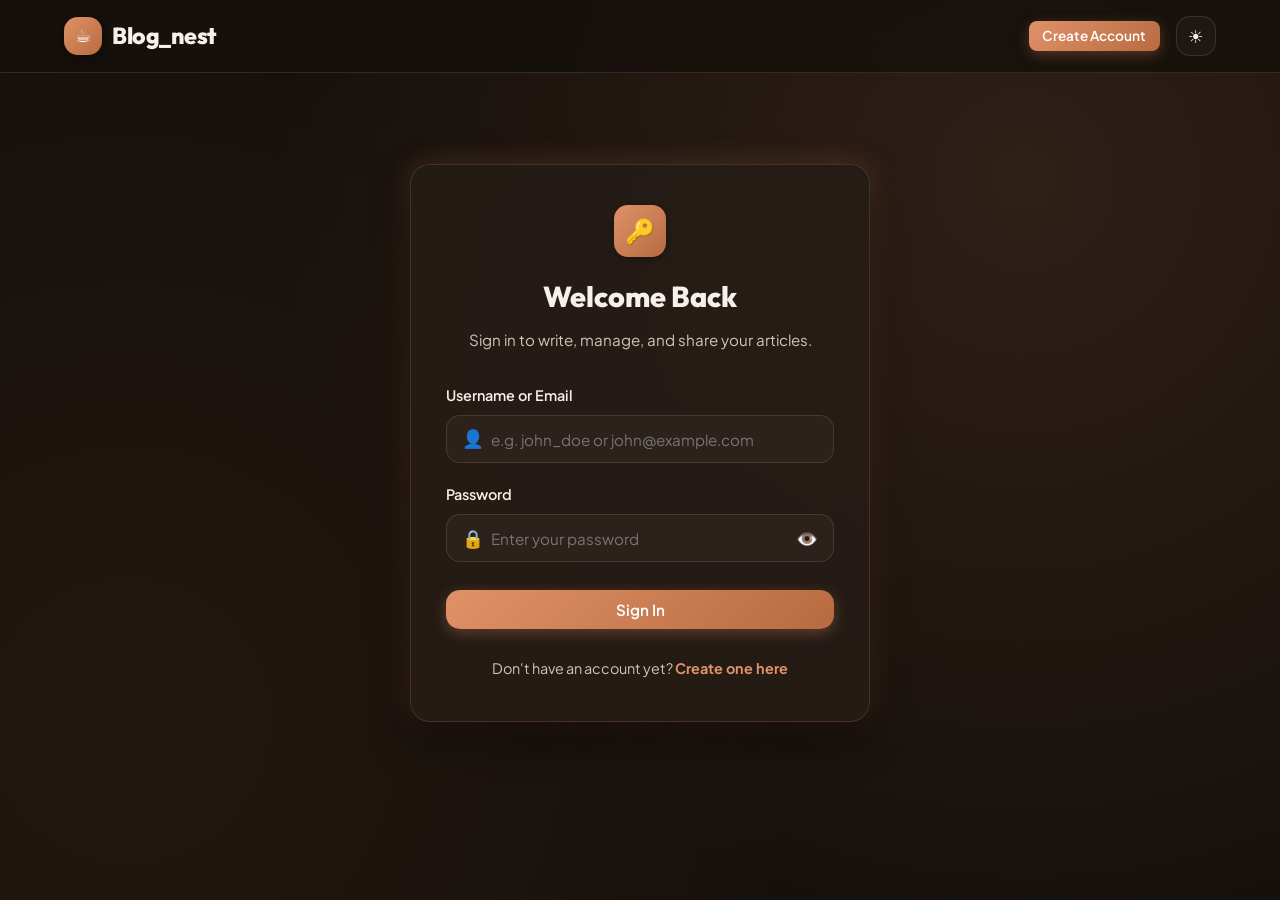
<file: public/login.html>
<!DOCTYPE html>
<html lang="en" data-theme="dark">
<head>
  <meta charset="UTF-8">
  <meta name="viewport" content="width=device-width, initial-scale=1.0">
  <meta name="description" content="Sign in to your Blog_nest author account.">
  <title>Sign In — Blog_nest</title>
  
  <!-- CSS Stylesheets -->
  <link rel="stylesheet" href="css/style.css">
</head>
<body>

  <!-- Site Header & Sticky Navbar -->
  <header class="site-header">
    <div class="container navbar">
      <a href="index.html" class="logo-brand">
        <div class="logo-icon">☕</div>
        <span>Blog_nest</span>
      </a>

      <div class="nav-actions">
        <a href="register.html" class="btn btn-primary btn-sm">Create Account</a>
        <button id="theme-toggle-btn" class="theme-toggle-btn" aria-label="Toggle theme">🌙</button>
      </div>
    </div>
  </header>

  <!-- Login Form Wrapper -->
  <main class="container auth-wrapper">
    <div class="auth-card">
      <div class="auth-header">
        <div class="auth-icon-badge">🔑</div>
        <h1 class="auth-title">Welcome Back</h1>
        <p class="auth-subtitle">Sign in to write, manage, and share your articles.</p>
      </div>

      <div id="auth-alert"></div>

      <form id="login-form">
        <div class="form-group">
          <label class="form-label" for="identifier">Username or Email</label>
          <div class="input-with-icon">
            <span class="input-icon">👤</span>
            <input 
              type="text" 
              id="identifier" 
              class="form-input" 
              placeholder="e.g. john_doe or john@example.com" 
              required 
              autocomplete="username"
            >
          </div>
        </div>

        <div class="form-group">
          <label class="form-label" for="password">Password</label>
          <div class="input-with-icon">
            <span class="input-icon">🔒</span>
            <input 
              type="password" 
              id="password" 
              class="form-input" 
              placeholder="Enter your password" 
              required 
              autocomplete="current-password"
            >
            <button type="button" class="password-toggle-btn" data-target="password" aria-label="Toggle password visibility">👁️</button>
          </div>
        </div>

        <button type="submit" id="login-submit-btn" class="btn btn-primary" style="width: 100%; margin-top: 0.5rem;">
          <span>Sign In</span>
        </button>
      </form>

      <div class="auth-footer">
        Don't have an account yet? <a href="register.html">Create one here</a>
      </div>
    </div>
  </main>

  <!-- Toast Container -->
  <div id="toast-container" class="toast-container"></div>

  <!-- Scripts -->
  <script src="js/auth.js"></script>
</body>
</html>
</file>
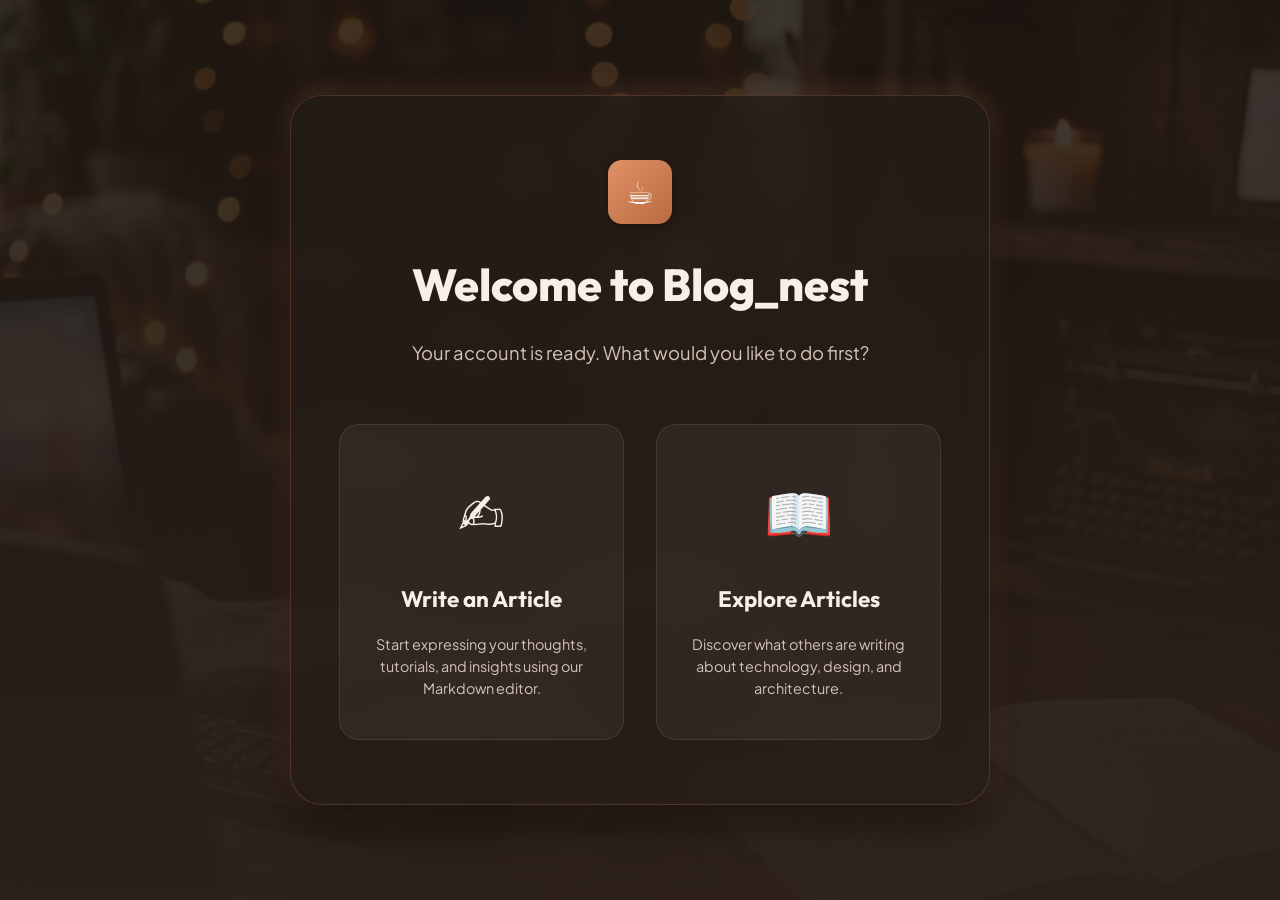
<file: public/onboarding.html>
<!DOCTYPE html>
<html lang="en" data-theme="dark">
<head>
  <meta charset="UTF-8">
  <meta name="viewport" content="width=device-width, initial-scale=1.0">
  <meta name="description" content="Welcome to Blog_nest!">
  <title>Welcome — Blog_nest</title>
  
  <link rel="stylesheet" href="css/style.css">
  
  <style>
    .onboarding-container {
      min-height: 100vh;
      display: flex;
      flex-direction: column;
      align-items: center;
      justify-content: center;
      padding: 2rem;
      background-image: linear-gradient(to bottom, rgba(31, 23, 18, 0.85), rgba(44, 33, 26, 0.98)), url('images/hero_bg.jpg');
      background-size: cover;
      background-position: center;
      color: #F6EFEA;
    }

    .onboarding-card {
      background: rgba(38, 29, 23, 0.7);
      backdrop-filter: blur(16px);
      -webkit-backdrop-filter: blur(16px);
      border: 1px solid rgba(224, 145, 103, 0.2);
      border-radius: var(--radius-xl);
      padding: 4rem 3rem;
      max-width: 700px;
      width: 100%;
      text-align: center;
      box-shadow: var(--shadow-lg), var(--shadow-glow);
    }

    .onboarding-title {
      font-family: var(--font-heading);
      font-size: 2.8rem;
      margin-bottom: 1rem;
      font-weight: 800;
    }

    .onboarding-subtitle {
      font-size: 1.15rem;
      color: var(--text-secondary);
      margin-bottom: 3.5rem;
    }

    .options-grid {
      display: grid;
      grid-template-columns: 1fr 1fr;
      gap: 2rem;
    }

    .option-card {
      background: rgba(255, 255, 255, 0.05);
      border: 1px solid rgba(224, 145, 103, 0.15);
      border-radius: var(--radius-lg);
      padding: 2.5rem 1.5rem;
      transition: all var(--transition-normal);
      display: flex;
      flex-direction: column;
      align-items: center;
      gap: 1rem;
      cursor: pointer;
      text-decoration: none;
      color: #F6EFEA;
    }

    .option-card:hover {
      background: rgba(224, 145, 103, 0.1);
      border-color: var(--accent-primary);
      transform: translateY(-5px);
      box-shadow: var(--shadow-md);
    }

    .option-icon {
      font-size: 3.5rem;
      margin-bottom: 0.5rem;
    }

    .option-title {
      font-family: var(--font-heading);
      font-size: 1.4rem;
      font-weight: 700;
    }

    .option-desc {
      font-size: 0.9rem;
      color: var(--text-secondary);
      line-height: 1.5;
    }
    
    @media (max-width: 768px) {
      .options-grid {
        grid-template-columns: 1fr;
      }
    }
  </style>
</head>
<body>

  <div class="onboarding-container">
    <div class="onboarding-card">
      <div class="logo-icon" style="margin: 0 auto 1.5rem; width: 64px; height: 64px; font-size: 2rem;">☕</div>
      <h1 class="onboarding-title">Welcome to Blog_nest</h1>
      <p class="onboarding-subtitle">Your account is ready. What would you like to do first?</p>

      <div class="options-grid">
        <a href="editor.html" class="option-card">
          <div class="option-icon">✍️</div>
          <div class="option-title">Write an Article</div>
          <div class="option-desc">Start expressing your thoughts, tutorials, and insights using our Markdown editor.</div>
        </a>

        <a href="index.html" class="option-card">
          <div class="option-icon">📖</div>
          <div class="option-title">Explore Articles</div>
          <div class="option-desc">Discover what others are writing about technology, design, and architecture.</div>
        </a>
      </div>
    </div>
  </div>

  <script src="js/auth.js"></script>
</body>
</html>
</file>
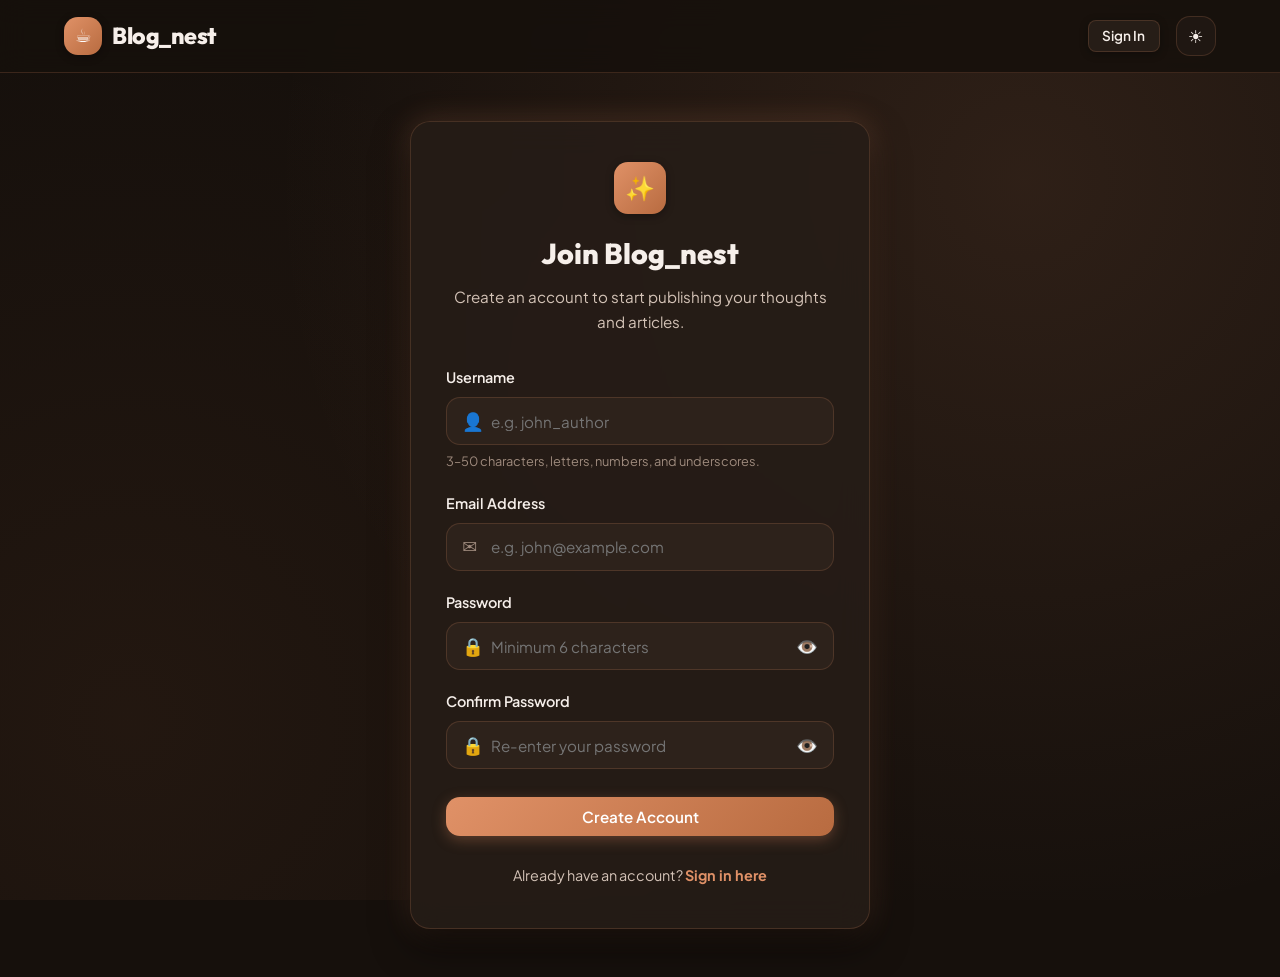
<file: public/register.html>
<!DOCTYPE html>
<html lang="en" data-theme="dark">
<head>
  <meta charset="UTF-8">
  <meta name="viewport" content="width=device-width, initial-scale=1.0">
  <meta name="description" content="Create your author account on Blog_nest.">
  <title>Create Account — Blog_nest</title>
  
  <!-- CSS Stylesheets -->
  <link rel="stylesheet" href="css/style.css">
</head>
<body>

  <!-- Site Header & Sticky Navbar -->
  <header class="site-header">
    <div class="container navbar">
      <a href="index.html" class="logo-brand">
        <div class="logo-icon">☕</div>
        <span>Blog_nest</span>
      </a>

      <div class="nav-actions">
        <a href="login.html" class="btn btn-secondary btn-sm">Sign In</a>
        <button id="theme-toggle-btn" class="theme-toggle-btn" aria-label="Toggle theme">🌙</button>
      </div>
    </div>
  </header>

  <!-- Register Form Wrapper -->
  <main class="container auth-wrapper">
    <div class="auth-card">
      <div class="auth-header">
        <div class="auth-icon-badge">✨</div>
        <h1 class="auth-title">Join Blog_nest</h1>
        <p class="auth-subtitle">Create an account to start publishing your thoughts and articles.</p>
      </div>

      <div id="auth-alert"></div>

      <form id="register-form">
        <div class="form-group">
          <label class="form-label" for="username">Username</label>
          <div class="input-with-icon">
            <span class="input-icon">👤</span>
            <input 
              type="text" 
              id="username" 
              class="form-input" 
              placeholder="e.g. john_author" 
              required 
              minlength="3" 
              maxlength="50"
              autocomplete="username"
            >
          </div>
          <div class="form-hint">3–50 characters, letters, numbers, and underscores.</div>
        </div>

        <div class="form-group">
          <label class="form-label" for="email">Email Address</label>
          <div class="input-with-icon">
            <span class="input-icon">✉️</span>
            <input 
              type="email" 
              id="email" 
              class="form-input" 
              placeholder="e.g. john@example.com" 
              required 
              autocomplete="email"
            >
          </div>
        </div>

        <div class="form-group">
          <label class="form-label" for="password">Password</label>
          <div class="input-with-icon">
            <span class="input-icon">🔒</span>
            <input 
              type="password" 
              id="password" 
              class="form-input" 
              placeholder="Minimum 6 characters" 
              required 
              minlength="6"
              autocomplete="new-password"
            >
            <button type="button" class="password-toggle-btn" data-target="password" aria-label="Toggle password visibility">👁️</button>
          </div>
        </div>

        <div class="form-group">
          <label class="form-label" for="confirm_password">Confirm Password</label>
          <div class="input-with-icon">
            <span class="input-icon">🔒</span>
            <input 
              type="password" 
              id="confirm_password" 
              class="form-input" 
              placeholder="Re-enter your password" 
              required 
              minlength="6"
              autocomplete="new-password"
            >
            <button type="button" class="password-toggle-btn" data-target="confirm_password" aria-label="Toggle password visibility">👁️</button>
          </div>
        </div>

        <button type="submit" id="register-submit-btn" class="btn btn-primary" style="width: 100%; margin-top: 0.5rem;">
          <span>Create Account</span>
        </button>
      </form>

      <div class="auth-footer">
        Already have an account? <a href="login.html">Sign in here</a>
      </div>
    </div>
  </main>

  <!-- Toast Container -->
  <div id="toast-container" class="toast-container"></div>

  <!-- Scripts -->
  <script src="js/auth.js"></script>
</body>
</html>
</file>
<file: public/css/style.css>
/* ==========================================================================
   Blog_nest - Aesthetic Brown & Mocha Modern Design System
   ========================================================================== */

@import url('https://fonts.googleapis.com/css2?family=JetBrains+Mono:wght@400;500;600&family=Outfit:wght@500;600;700;800&family=Plus+Jakarta+Sans:ital,wght@0,300;0,400;0,500;0,600;0,700;1,400&display=swap');

/* --- CSS Variables & Color Themes --- */
:root {
  /* Light Theme (Warm Cream Latte & Rich Caramel) */
  --bg-primary: #1F1712;
  --bg-secondary: #2C211A;
  --bg-surface: #382A22;
  --bg-card: rgba(56, 42, 34, 0.88);
  --bg-glass: rgba(31, 23, 18, 0.85);
  --bg-input: #382A22;
  
  --text-primary: #F6EFEA;
  --text-secondary: #D4C3B7;
  --text-muted: #9E8A7D;
  --text-inverse: #1F1712;

  --accent-primary: #D4885E;
  --accent-hover: #E29578;
  --accent-light: rgba(212, 136, 94, 0.15);
  --accent-dark: #A85D34;
  --accent-gradient: linear-gradient(135deg, #E29578 0%, #B86B40 100%);
  --hero-gradient: radial-gradient(circle at 80% 20%, rgba(212, 136, 94, 0.15) 0%, transparent 60%),
                   radial-gradient(circle at 10% 80%, rgba(168, 93, 52, 0.08) 0%, transparent 50%);

  --border-color: rgba(212, 136, 94, 0.2);
  --border-hover: rgba(212, 136, 94, 0.4);
  --border-focus: #E29578;

  --badge-bg: #4A3326;
  --badge-text: #F3C68F;

  --danger-primary: #E74C3C;
  --danger-light: rgba(231, 76, 60, 0.2);
  --success-primary: #2ECC71;
  --success-light: rgba(46, 204, 113, 0.2);

  --shadow-sm: 0 2px 8px rgba(0, 0, 0, 0.2);
  --shadow-md: 0 8px 24px rgba(0, 0, 0, 0.35);
  --shadow-lg: 0 16px 36px rgba(0, 0, 0, 0.5);
  --shadow-glow: 0 0 25px rgba(212, 136, 94, 0.2);

  --radius-sm: 8px;
  --radius-md: 14px;
  --radius-lg: 20px;
  --radius-xl: 32px;
  --radius-full: 9999px;

  --font-sans: 'Plus Jakarta Sans', system-ui, -apple-system, sans-serif;
  --font-heading: 'Outfit', var(--font-sans);
  --font-mono: 'JetBrains Mono', monospace;

  --transition-fast: 0.15s ease;
  --transition-normal: 0.25s cubic-bezier(0.16, 1, 0.3, 1);
  --transition-slow: 0.4s cubic-bezier(0.16, 1, 0.3, 1);
}

/* Dark Theme (Deep Espresso & Roasted Mocha) */
[data-theme="dark"] {
  --bg-primary: #16100C;
  --bg-secondary: #1F1712;
  --bg-surface: #261D17;
  --bg-card: rgba(38, 29, 23, 0.88);
  --bg-glass: rgba(22, 16, 12, 0.88);
  --bg-input: #2D221B;

  --text-primary: #F6EFEA;
  --text-secondary: #D4C3B7;
  --text-muted: #9E8A7D;
  --text-inverse: #16100C;

  --accent-primary: #E09167;
  --accent-hover: #EEA680;
  --accent-light: rgba(224, 145, 103, 0.15);
  --accent-dark: #C87D55;
  --accent-gradient: linear-gradient(135deg, #E09167 0%, #B86B40 100%);
  --hero-gradient: radial-gradient(circle at 80% 20%, rgba(224, 145, 103, 0.12) 0%, transparent 60%),
                   radial-gradient(circle at 10% 80%, rgba(184, 107, 64, 0.08) 0%, transparent 50%);

  --border-color: rgba(224, 145, 103, 0.18);
  --border-hover: rgba(224, 145, 103, 0.4);
  --border-focus: #E09167;

  --badge-bg: #35261E;
  --badge-text: #E5A885;

  --danger-primary: #E74C3C;
  --danger-light: rgba(231, 76, 60, 0.2);
  --success-primary: #2ECC71;
  --success-light: rgba(46, 204, 113, 0.2);

  --shadow-sm: 0 2px 8px rgba(0, 0, 0, 0.3);
  --shadow-md: 0 8px 24px rgba(0, 0, 0, 0.45);
  --shadow-lg: 0 16px 36px rgba(0, 0, 0, 0.6);
  --shadow-glow: 0 0 30px rgba(224, 145, 103, 0.25);
}

/* --- Base & Reset --- */
*, *::before, *::after {
  box-sizing: border-box;
  margin: 0;
  padding: 0;
}

html {
  font-size: 16px;
  scroll-behavior: smooth;
}

body {
  font-family: var(--font-sans);
  background-color: var(--bg-primary);
  background-image: var(--hero-gradient);
  background-attachment: fixed;
  color: var(--text-primary);
  min-height: 100vh;
  display: flex;
  flex-direction: column;
  line-height: 1.65;
  transition: background-color var(--transition-normal), color var(--transition-normal);
  -webkit-font-smoothing: antialiased;
}

a {
  color: var(--accent-primary);
  text-decoration: none;
  transition: color var(--transition-fast);
}

a:hover {
  color: var(--accent-hover);
}

img {
  max-width: 100%;
  height: auto;
  display: block;
}

button, input, textarea, select {
  font-family: inherit;
  font-size: inherit;
  color: inherit;
}

/* --- Layout Container --- */
.container {
  width: 100%;
  max-width: 1200px;
  margin: 0 auto;
  padding: 0 1.5rem;
}

.container-narrow {
  max-width: 820px;
}

.container-wide {
  max-width: 1360px;
}

/* --- Header & Navigation Bar --- */
.site-header {
  position: sticky;
  top: 0;
  z-index: 1000;
  background-color: var(--bg-glass);
  backdrop-filter: blur(14px);
  -webkit-backdrop-filter: blur(14px);
  border-bottom: 1px solid var(--border-color);
  transition: all var(--transition-normal);
}

.navbar {
  display: flex;
  align-items: center;
  justify-content: space-between;
  height: 72px;
}

.logo-brand {
  display: flex;
  align-items: center;
  gap: 0.65rem;
  font-family: var(--font-heading);
  font-size: 1.45rem;
  font-weight: 800;
  color: var(--text-primary);
  letter-spacing: -0.5px;
}

.logo-icon {
  width: 38px;
  height: 38px;
  background: var(--accent-gradient);
  color: #FFFFFF;
  display: flex;
  align-items: center;
  justify-content: center;
  border-radius: var(--radius-md);
  box-shadow: var(--shadow-sm);
  font-size: 1.15rem;
}

.nav-actions {
  display: flex;
  align-items: center;
  gap: 1rem;
}

.nav-link {
  font-weight: 500;
  color: var(--text-secondary);
  padding: 0.5rem 0.85rem;
  border-radius: var(--radius-sm);
  transition: all var(--transition-fast);
}

.nav-link:hover {
  color: var(--text-primary);
  background-color: var(--accent-light);
}

/* User Menu & Profile Badge */
.user-menu {
  display: flex;
  align-items: center;
  gap: 0.75rem;
}

.user-badge {
  display: flex;
  align-items: center;
  gap: 0.5rem;
  background: var(--bg-secondary);
  border: 1px solid var(--border-color);
  padding: 0.35rem 0.85rem 0.35rem 0.5rem;
  border-radius: var(--radius-full);
  font-size: 0.9rem;
  font-weight: 600;
}

.avatar-circle {
  width: 28px;
  height: 28px;
  border-radius: 50%;
  background: var(--accent-primary);
  color: #FFFFFF;
  display: flex;
  align-items: center;
  justify-content: center;
  font-size: 0.85rem;
  font-weight: 700;
  text-transform: uppercase;
}

/* Theme Toggle Button */
.theme-toggle-btn {
  background: var(--bg-secondary);
  border: 1px solid var(--border-color);
  color: var(--text-primary);
  width: 40px;
  height: 40px;
  border-radius: var(--radius-md);
  cursor: pointer;
  display: flex;
  align-items: center;
  justify-content: center;
  transition: all var(--transition-fast);
  font-size: 1.1rem;
}

.theme-toggle-btn:hover {
  background: var(--accent-light);
  border-color: var(--border-hover);
  transform: translateY(-1px);
}

/* --- Buttons --- */
.btn {
  display: inline-flex;
  align-items: center;
  justify-content: center;
  gap: 0.5rem;
  padding: 0.65rem 1.35rem;
  border-radius: var(--radius-md);
  font-weight: 600;
  font-size: 0.95rem;
  cursor: pointer;
  border: none;
  transition: all var(--transition-normal);
  text-decoration: none;
  line-height: 1.2;
}

.btn-primary {
  background: var(--accent-gradient);
  color: #FFFFFF;
  box-shadow: 0 4px 14px rgba(200, 125, 85, 0.35);
}

.btn-primary:hover {
  color: #FFFFFF;
  transform: translateY(-2px);
  box-shadow: 0 6px 20px rgba(200, 125, 85, 0.45);
}

.btn-secondary {
  background: var(--bg-surface);
  color: var(--text-primary);
  border: 1px solid var(--border-color);
  box-shadow: var(--shadow-sm);
}

.btn-secondary:hover {
  background: var(--bg-secondary);
  border-color: var(--border-hover);
  color: var(--text-primary);
  transform: translateY(-1px);
}

.btn-outline {
  background: transparent;
  color: var(--text-secondary);
  border: 1px solid var(--border-color);
}

.btn-outline:hover {
  background: var(--accent-light);
  color: var(--accent-dark);
  border-color: var(--accent-primary);
}

.btn-danger {
  background: var(--danger-primary);
  color: #FFFFFF;
}

.btn-danger:hover {
  background: #A93226;
  transform: translateY(-1px);
}

.btn-danger-outline {
  background: transparent;
  color: var(--danger-primary);
  border: 1px solid var(--danger-primary);
}

.btn-danger-outline:hover {
  background: var(--danger-light);
}

.btn-sm {
  padding: 0.4rem 0.85rem;
  font-size: 0.85rem;
  border-radius: var(--radius-sm);
}

.btn-lg {
  padding: 0.85rem 1.85rem;
  font-size: 1.05rem;
  border-radius: var(--radius-lg);
}

.btn-icon {
  width: 38px;
  height: 38px;
  padding: 0;
  border-radius: var(--radius-sm);
}

.btn:disabled {
  opacity: 0.6;
  cursor: not-allowed;
  transform: none !important;
}

/* --- Hero Section --- */
.hero-section {
  padding: 6.5rem 2rem 5rem;
  text-align: center;
  position: relative;
  border-radius: var(--radius-xl);
  background-image: linear-gradient(to bottom, rgba(31, 23, 18, 0.75), rgba(44, 33, 26, 0.95)), url('../images/hero_bg.jpg');
  background-size: cover;
  background-position: center;
  background-attachment: fixed;
  color: #F6EFEA;
  box-shadow: var(--shadow-lg);
  border: 1px solid var(--border-color);
  margin-top: 1.5rem;
  overflow: hidden;
}

.hero-section .hero-title {
  color: #F6EFEA;
}

.hero-section .hero-subtitle {
  color: #D4C3B7;
}

.hero-pill {
  display: inline-flex;
  align-items: center;
  gap: 0.4rem;
  background: var(--badge-bg);
  color: var(--badge-text);
  padding: 0.35rem 0.95rem;
  border-radius: var(--radius-full);
  font-size: 0.85rem;
  font-weight: 600;
  margin-bottom: 1.25rem;
  border: 1px solid var(--border-color);
}

.hero-title {
  font-family: var(--font-heading);
  font-size: clamp(2.2rem, 5vw, 3.6rem);
  font-weight: 800;
  line-height: 1.15;
  letter-spacing: -1px;
  margin-bottom: 1rem;
  color: var(--text-primary);
}

.hero-title-highlight {
  background: var(--accent-gradient);
  -webkit-background-clip: text;
  -webkit-text-fill-color: transparent;
  display: inline-block;
}

.hero-subtitle {
  font-size: 1.15rem;
  color: var(--text-secondary);
  max-width: 620px;
  margin: 0 auto 2.25rem;
}

.hero-actions {
  display: flex;
  align-items: center;
  justify-content: center;
  gap: 1rem;
  margin-bottom: 2.25rem;
  flex-wrap: wrap;
}

.owner-pill {
  display: inline-flex;
  align-items: center;
  font-size: 0.7rem;
  background: var(--accent-light);
  color: var(--accent-dark);
  padding: 2px 8px;
  border-radius: var(--radius-full);
  font-weight: 600;
  border: 1px solid rgba(200, 125, 85, 0.25);
}

/* --- Search & Filter Bar --- */
.filter-bar {
  margin: 1.5rem auto 3rem;
  max-width: 780px;
  display: flex;
  flex-direction: column;
  gap: 1.25rem;
}

.search-box-wrapper {
  position: relative;
  display: flex;
  align-items: center;
  width: 100%;
}

.search-icon {
  position: absolute;
  left: 1.25rem;
  color: var(--text-muted);
  font-size: 1.1rem;
  pointer-events: none;
}

.search-input {
  width: 100%;
  padding: 1rem 3rem 1rem 3.2rem;
  border-radius: var(--radius-full);
  background: var(--bg-surface);
  border: 1px solid var(--border-color);
  box-shadow: var(--shadow-md);
  font-size: 1rem;
  color: var(--text-primary);
  transition: all var(--transition-normal);
}

.search-input:focus {
  outline: none;
  border-color: var(--border-focus);
  box-shadow: var(--shadow-glow), var(--shadow-md);
}

.search-clear-btn {
  position: absolute;
  right: 1.25rem;
  background: transparent;
  border: none;
  color: var(--text-muted);
  cursor: pointer;
  font-size: 1.2rem;
  display: none;
}

.search-clear-btn.visible {
  display: block;
}

/* Tag Chips */
.tag-chips {
  display: flex;
  align-items: center;
  justify-content: center;
  flex-wrap: wrap;
  gap: 0.5rem;
}

.tag-chip {
  background: var(--bg-surface);
  color: var(--text-secondary);
  border: 1px solid var(--border-color);
  padding: 0.35rem 0.95rem;
  border-radius: var(--radius-full);
  font-size: 0.85rem;
  font-weight: 500;
  cursor: pointer;
  transition: all var(--transition-fast);
}

.tag-chip:hover {
  border-color: var(--accent-primary);
  color: var(--accent-primary);
}

.tag-chip.active {
  background: var(--accent-primary);
  color: #FFFFFF;
  border-color: var(--accent-primary);
}

/* --- Blog Post Card Grid --- */
.posts-grid {
  display: grid;
  grid-template-columns: repeat(auto-fill, minmax(340px, 1fr));
  gap: 2rem;
  margin-bottom: 4rem;
}

.post-card {
  background: var(--bg-card);
  backdrop-filter: blur(10px);
  border: 1px solid var(--border-color);
  border-radius: var(--radius-lg);
  overflow: hidden;
  display: flex;
  flex-direction: column;
  transition: all var(--transition-normal);
  box-shadow: var(--shadow-sm);
  position: relative;
}

.post-card:hover {
  transform: translateY(-6px);
  border-color: var(--border-hover);
  box-shadow: var(--shadow-lg), var(--shadow-glow);
}

.card-cover {
  height: 190px;
  background: var(--bg-secondary);
  position: relative;
  overflow: hidden;
  display: flex;
  align-items: center;
  justify-content: center;
}

.card-cover-pattern {
  width: 100%;
  height: 100%;
  background: linear-gradient(135deg, rgba(200, 125, 85, 0.25) 0%, rgba(143, 76, 39, 0.35) 100%);
  display: flex;
  align-items: center;
  justify-content: center;
  color: var(--accent-dark);
  font-size: 3rem;
  opacity: 0.85;
}

.card-category-badge {
  position: absolute;
  top: 1rem;
  left: 1rem;
  background: rgba(22, 16, 12, 0.75);
  backdrop-filter: blur(8px);
  color: #FAF6F0;
  padding: 0.25rem 0.75rem;
  border-radius: var(--radius-full);
  font-size: 0.75rem;
  font-weight: 600;
  letter-spacing: 0.5px;
  text-transform: uppercase;
}

.card-reading-time {
  position: absolute;
  bottom: 0.85rem;
  right: 1rem;
  background: rgba(255, 255, 255, 0.85);
  backdrop-filter: blur(8px);
  color: #2C1E18;
  padding: 0.2rem 0.65rem;
  border-radius: var(--radius-sm);
  font-size: 0.75rem;
  font-weight: 600;
}

[data-theme="dark"] .card-reading-time {
  background: rgba(22, 16, 12, 0.85);
  color: #F6EFEA;
}

.card-body {
  padding: 1.5rem;
  display: flex;
  flex-direction: column;
  flex-grow: 1;
}

.card-title {
  font-family: var(--font-heading);
  font-size: 1.25rem;
  font-weight: 700;
  line-height: 1.35;
  color: var(--text-primary);
  margin-bottom: 0.65rem;
}

.card-title a {
  color: inherit;
}

.card-title a:hover {
  color: var(--accent-primary);
}

.card-excerpt {
  color: var(--text-secondary);
  font-size: 0.92rem;
  line-height: 1.55;
  margin-bottom: 1.25rem;
  flex-grow: 1;
  display: -webkit-box;
  -webkit-line-clamp: 3;
  -webkit-box-orient: vertical;
  overflow: hidden;
}

.card-footer {
  display: flex;
  align-items: center;
  justify-content: space-between;
  padding-top: 1rem;
  border-top: 1px solid var(--border-color);
  font-size: 0.85rem;
  color: var(--text-muted);
}

.card-author {
  display: flex;
  align-items: center;
  gap: 0.5rem;
  font-weight: 600;
  color: var(--text-primary);
}

.card-author-avatar {
  width: 26px;
  height: 26px;
  border-radius: 50%;
  background: var(--accent-gradient);
  color: #FFFFFF;
  display: flex;
  align-items: center;
  justify-content: center;
  font-size: 0.75rem;
  font-weight: 700;
}

/* Empty State */
.empty-state {
  text-align: center;
  padding: 4rem 2rem;
  background: var(--bg-card);
  border-radius: var(--radius-lg);
  border: 1px dashed var(--border-color);
  margin: 2rem 0;
}

.empty-icon {
  font-size: 3rem;
  color: var(--accent-primary);
  margin-bottom: 1rem;
}

.empty-title {
  font-family: var(--font-heading);
  font-size: 1.4rem;
  font-weight: 700;
  color: var(--text-primary);
  margin-bottom: 0.5rem;
}

.empty-subtitle {
  color: var(--text-secondary);
  margin-bottom: 1.5rem;
}

/* --- Single Post Reader View (`post.html`) --- */
.reading-progress-bar {
  position: fixed;
  top: 0;
  left: 0;
  height: 4px;
  width: 0%;
  background: var(--accent-gradient);
  z-index: 1100;
  transition: width 0.1s linear;
}

.post-view-header {
  padding: 3rem 0 2rem;
  border-bottom: 1px solid var(--border-color);
  margin-bottom: 2.5rem;
}

.post-back-link {
  display: inline-flex;
  align-items: center;
  gap: 0.4rem;
  font-weight: 600;
  color: var(--text-secondary);
  margin-bottom: 1.5rem;
}

.post-back-link:hover {
  color: var(--accent-primary);
  transform: translateX(-3px);
}

.post-view-title {
  font-family: var(--font-heading);
  font-size: clamp(2rem, 4vw, 3rem);
  font-weight: 800;
  line-height: 1.2;
  letter-spacing: -0.5px;
  color: var(--text-primary);
  margin-bottom: 1.25rem;
}

.post-meta-row {
  display: flex;
  align-items: center;
  justify-content: space-between;
  flex-wrap: wrap;
  gap: 1rem;
}

.post-author-info {
  display: flex;
  align-items: center;
  gap: 0.75rem;
}

.post-author-avatar-lg {
  width: 44px;
  height: 44px;
  border-radius: 50%;
  background: var(--accent-gradient);
  color: #FFFFFF;
  display: flex;
  align-items: center;
  justify-content: center;
  font-size: 1.15rem;
  font-weight: 700;
  box-shadow: var(--shadow-sm);
}

.post-author-name {
  font-weight: 700;
  color: var(--text-primary);
  font-size: 1rem;
}

.post-date-row {
  font-size: 0.85rem;
  color: var(--text-muted);
}

/* Author Action Bar */
.author-action-bar {
  display: flex;
  align-items: center;
  gap: 0.75rem;
}

/* --- Markdown Rendered Content Typography --- */
.article-content {
  font-size: 1.125rem;
  line-height: 1.8;
  color: var(--text-primary);
  margin-bottom: 3.5rem;
}

.article-content h1,
.article-content h2,
.article-content h3,
.article-content h4 {
  font-family: var(--font-heading);
  font-weight: 700;
  color: var(--text-primary);
  margin-top: 2.2rem;
  margin-bottom: 1rem;
  line-height: 1.3;
}

.article-content h1 { font-size: 2rem; }
.article-content h2 { font-size: 1.65rem; border-bottom: 1px solid var(--border-color); padding-bottom: 0.4rem; }
.article-content h3 { font-size: 1.35rem; }

.article-content p {
  margin-bottom: 1.4rem;
}

.article-content strong {
  font-weight: 700;
  color: var(--text-primary);
}

.article-content em {
  font-style: italic;
}

.article-content ul,
.article-content ol {
  margin-bottom: 1.4rem;
  padding-left: 1.75rem;
}

.article-content li {
  margin-bottom: 0.4rem;
}

.article-content blockquote {
  border-left: 4px solid var(--accent-primary);
  background: var(--bg-secondary);
  padding: 1rem 1.4rem;
  margin: 1.5rem 0;
  border-radius: 0 var(--radius-md) var(--radius-md) 0;
  font-style: italic;
  color: var(--text-secondary);
}

.article-content blockquote p:last-child {
  margin-bottom: 0;
}

.article-content code {
  font-family: var(--font-mono);
  font-size: 0.9em;
  background: var(--bg-secondary);
  color: var(--accent-dark);
  padding: 0.2rem 0.45rem;
  border-radius: var(--radius-sm);
  border: 1px solid var(--border-color);
}

[data-theme="dark"] .article-content code {
  color: var(--accent-primary);
}

.article-content pre {
  background: #1E1713;
  color: #F3ECE2;
  border: 1px solid var(--border-color);
  padding: 1.25rem;
  border-radius: var(--radius-md);
  overflow-x: auto;
  margin: 1.5rem 0;
  position: relative;
}

.article-content pre code {
  background: transparent;
  color: inherit;
  padding: 0;
  border: none;
  font-size: 0.92rem;
  line-height: 1.5;
}

.code-block-wrapper {
  position: relative;
  margin: 1.5rem 0;
}

.code-copy-btn {
  position: absolute;
  top: 0.65rem;
  right: 0.65rem;
  background: rgba(255, 255, 255, 0.15);
  border: 1px solid rgba(255, 255, 255, 0.2);
  color: #FFFFFF;
  padding: 0.25rem 0.65rem;
  border-radius: var(--radius-sm);
  font-size: 0.75rem;
  font-family: var(--font-sans);
  cursor: pointer;
  transition: all var(--transition-fast);
}

.code-copy-btn:hover {
  background: var(--accent-primary);
}

.article-content table {
  width: 100%;
  border-collapse: collapse;
  margin: 1.5rem 0;
  background: var(--bg-surface);
  border-radius: var(--radius-md);
  overflow: hidden;
  border: 1px solid var(--border-color);
}

.article-content th,
.article-content td {
  padding: 0.85rem 1rem;
  border: 1px solid var(--border-color);
  text-align: left;
}

.article-content th {
  background: var(--bg-secondary);
  font-weight: 700;
}

.article-content img {
  border-radius: var(--radius-md);
  margin: 1.5rem auto;
  box-shadow: var(--shadow-md);
}

.article-content hr {
  border: none;
  border-top: 1px solid var(--border-color);
  margin: 2rem 0;
}

/* Post Author Bio Card */
.post-author-card {
  background: var(--bg-card);
  border: 1px solid var(--border-color);
  border-radius: var(--radius-lg);
  padding: 2rem;
  display: flex;
  align-items: center;
  gap: 1.5rem;
  margin-top: 3rem;
  box-shadow: var(--shadow-sm);
}

.author-bio-title {
  font-family: var(--font-heading);
  font-size: 1.15rem;
  font-weight: 700;
  margin-bottom: 0.25rem;
}

.author-bio-sub {
  color: var(--text-secondary);
  font-size: 0.9rem;
}

/* --- Editor View (`editor.html`) --- */
.editor-layout {
  padding: 2rem 0 4rem;
}

.editor-header-bar {
  display: flex;
  align-items: center;
  justify-content: space-between;
  margin-bottom: 1.5rem;
  flex-wrap: wrap;
  gap: 1rem;
}

.editor-page-title {
  font-family: var(--font-heading);
  font-size: 1.75rem;
  font-weight: 800;
  color: var(--text-primary);
}

.editor-form-group {
  margin-bottom: 1.25rem;
}

.title-input-wrapper {
  position: relative;
}

.editor-title-input {
  width: 100%;
  padding: 1rem 1.25rem;
  font-family: var(--font-heading);
  font-size: 1.4rem;
  font-weight: 700;
  border-radius: var(--radius-md);
  background: var(--bg-surface);
  border: 1px solid var(--border-color);
  color: var(--text-primary);
  box-shadow: var(--shadow-sm);
  transition: all var(--transition-fast);
}

.editor-title-input:focus {
  outline: none;
  border-color: var(--border-focus);
  box-shadow: var(--shadow-glow);
}

/* Toolbar */
.editor-toolbar {
  background: var(--bg-surface);
  border: 1px solid var(--border-color);
  border-radius: var(--radius-md) var(--radius-md) 0 0;
  padding: 0.5rem 0.75rem;
  display: flex;
  align-items: center;
  flex-wrap: wrap;
  gap: 0.35rem;
}

.toolbar-btn {
  background: transparent;
  border: 1px solid transparent;
  color: var(--text-secondary);
  padding: 0.35rem 0.65rem;
  border-radius: var(--radius-sm);
  cursor: pointer;
  font-weight: 600;
  font-size: 0.85rem;
  transition: all var(--transition-fast);
}

.toolbar-btn:hover {
  background: var(--accent-light);
  color: var(--accent-dark);
  border-color: var(--border-color);
}

.toolbar-divider {
  width: 1px;
  height: 20px;
  background: var(--border-color);
  margin: 0 0.3rem;
}

/* Split Pane Editor */
.editor-split-container {
  display: grid;
  grid-template-columns: 1fr 1fr;
  gap: 0;
  border: 1px solid var(--border-color);
  border-top: none;
  border-radius: 0 0 var(--radius-md) var(--radius-md);
  background: var(--bg-surface);
  min-height: 480px;
  overflow: hidden;
  box-shadow: var(--shadow-md);
}

.editor-textarea {
  width: 100%;
  height: 100%;
  min-height: 480px;
  padding: 1.25rem;
  font-family: var(--font-mono);
  font-size: 0.95rem;
  line-height: 1.6;
  border: none;
  resize: vertical;
  background: var(--bg-surface);
  color: var(--text-primary);
  outline: none;
  border-right: 1px solid var(--border-color);
}

.editor-preview-pane {
  padding: 1.25rem 1.75rem;
  height: 100%;
  min-height: 480px;
  overflow-y: auto;
  background: var(--bg-card);
}

.editor-preview-label {
  font-size: 0.75rem;
  font-weight: 700;
  letter-spacing: 0.5px;
  text-transform: uppercase;
  color: var(--text-muted);
  margin-bottom: 0.75rem;
  display: flex;
  align-items: center;
  justify-content: space-between;
}

/* Editor Stats Footer */
.editor-stats-footer {
  display: flex;
  align-items: center;
  justify-content: space-between;
  padding: 1rem 0;
  font-size: 0.85rem;
  color: var(--text-muted);
  flex-wrap: wrap;
  gap: 1rem;
}

.editor-stats-pills {
  display: flex;
  align-items: center;
  gap: 1rem;
}

/* --- Auth Forms (`login.html` & `register.html`) --- */
.auth-wrapper {
  min-height: calc(100vh - 160px);
  display: flex;
  align-items: center;
  justify-content: center;
  padding: 3rem 1.5rem;
}

.auth-card {
  width: 100%;
  max-width: 460px;
  background: var(--bg-card);
  backdrop-filter: blur(16px);
  border: 1px solid var(--border-color);
  border-radius: var(--radius-lg);
  padding: 2.5rem 2.2rem;
  box-shadow: var(--shadow-lg), var(--shadow-glow);
}

.auth-header {
  text-align: center;
  margin-bottom: 2rem;
}

.auth-icon-badge {
  width: 52px;
  height: 52px;
  border-radius: var(--radius-md);
  background: var(--accent-gradient);
  color: #FFFFFF;
  display: inline-flex;
  align-items: center;
  justify-content: center;
  font-size: 1.5rem;
  margin-bottom: 1rem;
  box-shadow: var(--shadow-sm);
}

.auth-title {
  font-family: var(--font-heading);
  font-size: 1.8rem;
  font-weight: 800;
  color: var(--text-primary);
  margin-bottom: 0.4rem;
}

.auth-subtitle {
  color: var(--text-secondary);
  font-size: 0.95rem;
}

.form-group {
  margin-bottom: 1.25rem;
}

.form-label {
  display: block;
  font-weight: 600;
  font-size: 0.9rem;
  color: var(--text-primary);
  margin-bottom: 0.45rem;
}

.input-with-icon {
  position: relative;
  display: flex;
  align-items: center;
}

.input-icon {
  position: absolute;
  left: 1rem;
  color: var(--text-muted);
  font-size: 1.1rem;
  pointer-events: none;
}

.form-input {
  width: 100%;
  padding: 0.85rem 1rem 0.85rem 2.75rem;
  border-radius: var(--radius-md);
  border: 1px solid var(--border-color);
  background: var(--bg-input);
  color: var(--text-primary);
  font-size: 0.95rem;
  transition: all var(--transition-fast);
}

.form-input:focus {
  outline: none;
  border-color: var(--border-focus);
  box-shadow: var(--shadow-glow);
}

.password-toggle-btn {
  position: absolute;
  right: 1rem;
  background: transparent;
  border: none;
  color: var(--text-muted);
  cursor: pointer;
  font-size: 1.1rem;
}

.password-toggle-btn:hover {
  color: var(--text-primary);
}

.form-hint {
  font-size: 0.8rem;
  color: var(--text-muted);
  margin-top: 0.35rem;
}

.auth-footer {
  text-align: center;
  margin-top: 1.75rem;
  font-size: 0.9rem;
  color: var(--text-secondary);
}

.auth-footer a {
  font-weight: 700;
}

/* --- Feedback Alerts & Toast System --- */
.alert-box {
  padding: 0.85rem 1.15rem;
  border-radius: var(--radius-md);
  font-size: 0.9rem;
  margin-bottom: 1.25rem;
  display: flex;
  align-items: flex-start;
  gap: 0.65rem;
}

.alert-danger {
  background: var(--danger-light);
  color: var(--danger-primary);
  border: 1px solid rgba(192, 57, 43, 0.3);
}

.alert-success {
  background: var(--success-light);
  color: var(--success-primary);
  border: 1px solid rgba(39, 174, 96, 0.3);
}

/* Toast Container */
.toast-container {
  position: fixed;
  bottom: 2rem;
  right: 2rem;
  z-index: 2000;
  display: flex;
  flex-direction: column;
  gap: 0.75rem;
  pointer-events: none;
}

.toast {
  pointer-events: auto;
  min-width: 300px;
  max-width: 420px;
  padding: 1rem 1.25rem;
  background: var(--bg-surface);
  border: 1px solid var(--border-color);
  border-radius: var(--radius-md);
  box-shadow: var(--shadow-lg);
  display: flex;
  align-items: center;
  gap: 0.75rem;
  color: var(--text-primary);
  font-size: 0.92rem;
  font-weight: 500;
  animation: slideInToast 0.3s cubic-bezier(0.16, 1, 0.3, 1) forwards;
  transition: all var(--transition-normal);
}

.toast.toast-success {
  border-left: 4px solid var(--success-primary);
}

.toast.toast-error {
  border-left: 4px solid var(--danger-primary);
}

.toast.toast-info {
  border-left: 4px solid var(--accent-primary);
}

@keyframes slideInToast {
  from {
    transform: translateX(100%);
    opacity: 0;
  }
  to {
    transform: translateX(0);
    opacity: 1;
  }
}

/* --- Confirmation Modal Dialog --- */
.modal-backdrop {
  position: fixed;
  inset: 0;
  background: rgba(22, 16, 12, 0.65);
  backdrop-filter: blur(8px);
  z-index: 1500;
  display: flex;
  align-items: center;
  justify-content: center;
  padding: 1.5rem;
  opacity: 0;
  visibility: hidden;
  transition: all var(--transition-normal);
}

.modal-backdrop.active {
  opacity: 1;
  visibility: visible;
}

.modal-dialog {
  background: var(--bg-surface);
  border: 1px solid var(--border-color);
  border-radius: var(--radius-lg);
  max-width: 460px;
  width: 100%;
  padding: 2rem;
  box-shadow: var(--shadow-lg);
  transform: scale(0.95);
  transition: all var(--transition-normal);
}

.modal-backdrop.active .modal-dialog {
  transform: scale(1);
}

.modal-icon-badge {
  width: 48px;
  height: 48px;
  border-radius: 50%;
  background: var(--danger-light);
  color: var(--danger-primary);
  display: flex;
  align-items: center;
  justify-content: center;
  font-size: 1.35rem;
  margin-bottom: 1rem;
}

.modal-title {
  font-family: var(--font-heading);
  font-size: 1.35rem;
  font-weight: 700;
  color: var(--text-primary);
  margin-bottom: 0.5rem;
}

.modal-body {
  color: var(--text-secondary);
  font-size: 0.95rem;
  margin-bottom: 1.75rem;
}

.modal-actions {
  display: flex;
  align-items: center;
  justify-content: flex-end;
  gap: 0.75rem;
}

/* --- Skeleton Loading Shimmer --- */
.skeleton {
  background: linear-gradient(90deg, var(--bg-secondary) 25%, var(--badge-bg) 50%, var(--bg-secondary) 75%);
  background-size: 200% 100%;
  animation: skeletonShimmer 1.5s infinite;
  border-radius: var(--radius-sm);
}

@keyframes skeletonShimmer {
  0% { background-position: 200% 0; }
  100% { background-position: -200% 0; }
}

.skeleton-card {
  height: 380px;
  border-radius: var(--radius-lg);
  border: 1px solid var(--border-color);
}

/* --- Site Footer --- */
.site-footer {
  margin-top: auto;
  border-top: 1px solid var(--border-color);
  background: var(--bg-secondary);
  padding: 3rem 0 2rem;
  font-size: 0.9rem;
  color: var(--text-secondary);
}

.footer-content {
  display: flex;
  align-items: center;
  justify-content: space-between;
  flex-wrap: wrap;
  gap: 1.5rem;
  margin-bottom: 2rem;
}

.footer-brand-desc {
  max-width: 360px;
  line-height: 1.5;
  margin-top: 0.5rem;
  font-size: 0.88rem;
}

.footer-bottom {
  display: flex;
  align-items: center;
  justify-content: space-between;
  border-top: 1px solid var(--border-color);
  padding-top: 1.5rem;
  font-size: 0.82rem;
  color: var(--text-muted);
}

/* --- Responsive Adjustments --- */
@media (max-width: 900px) {
  .editor-split-container {
    grid-template-columns: 1fr;
  }

  .editor-textarea {
    border-right: none;
    border-bottom: 1px solid var(--border-color);
    min-height: 320px;
  }
}

@media (max-width: 640px) {
  .posts-grid {
    grid-template-columns: 1fr;
  }

  .hero-section {
    padding: 3rem 0 2rem;
  }

  .navbar {
    height: 64px;
  }

  .nav-text {
    display: none;
  }

  .editor-stats-footer {
    flex-direction: column;
    align-items: flex-start;
  }
}
</file>
